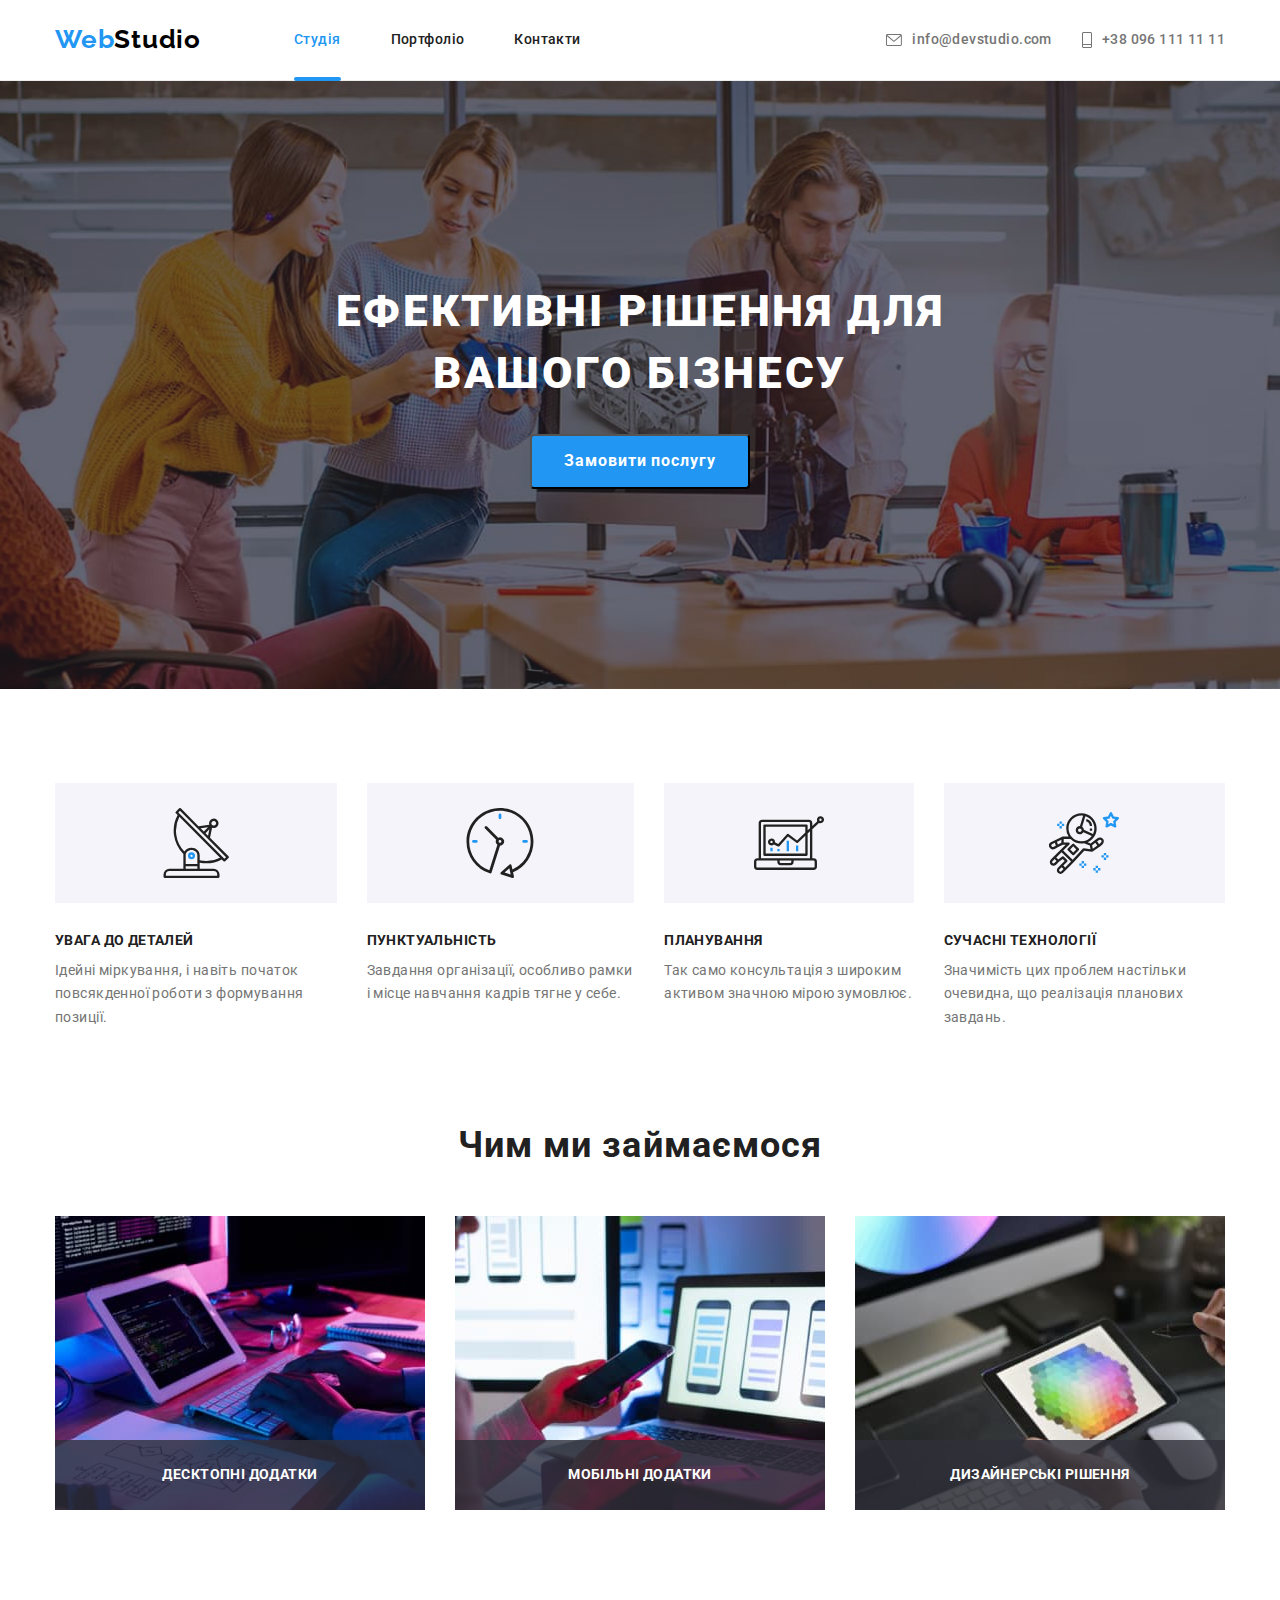
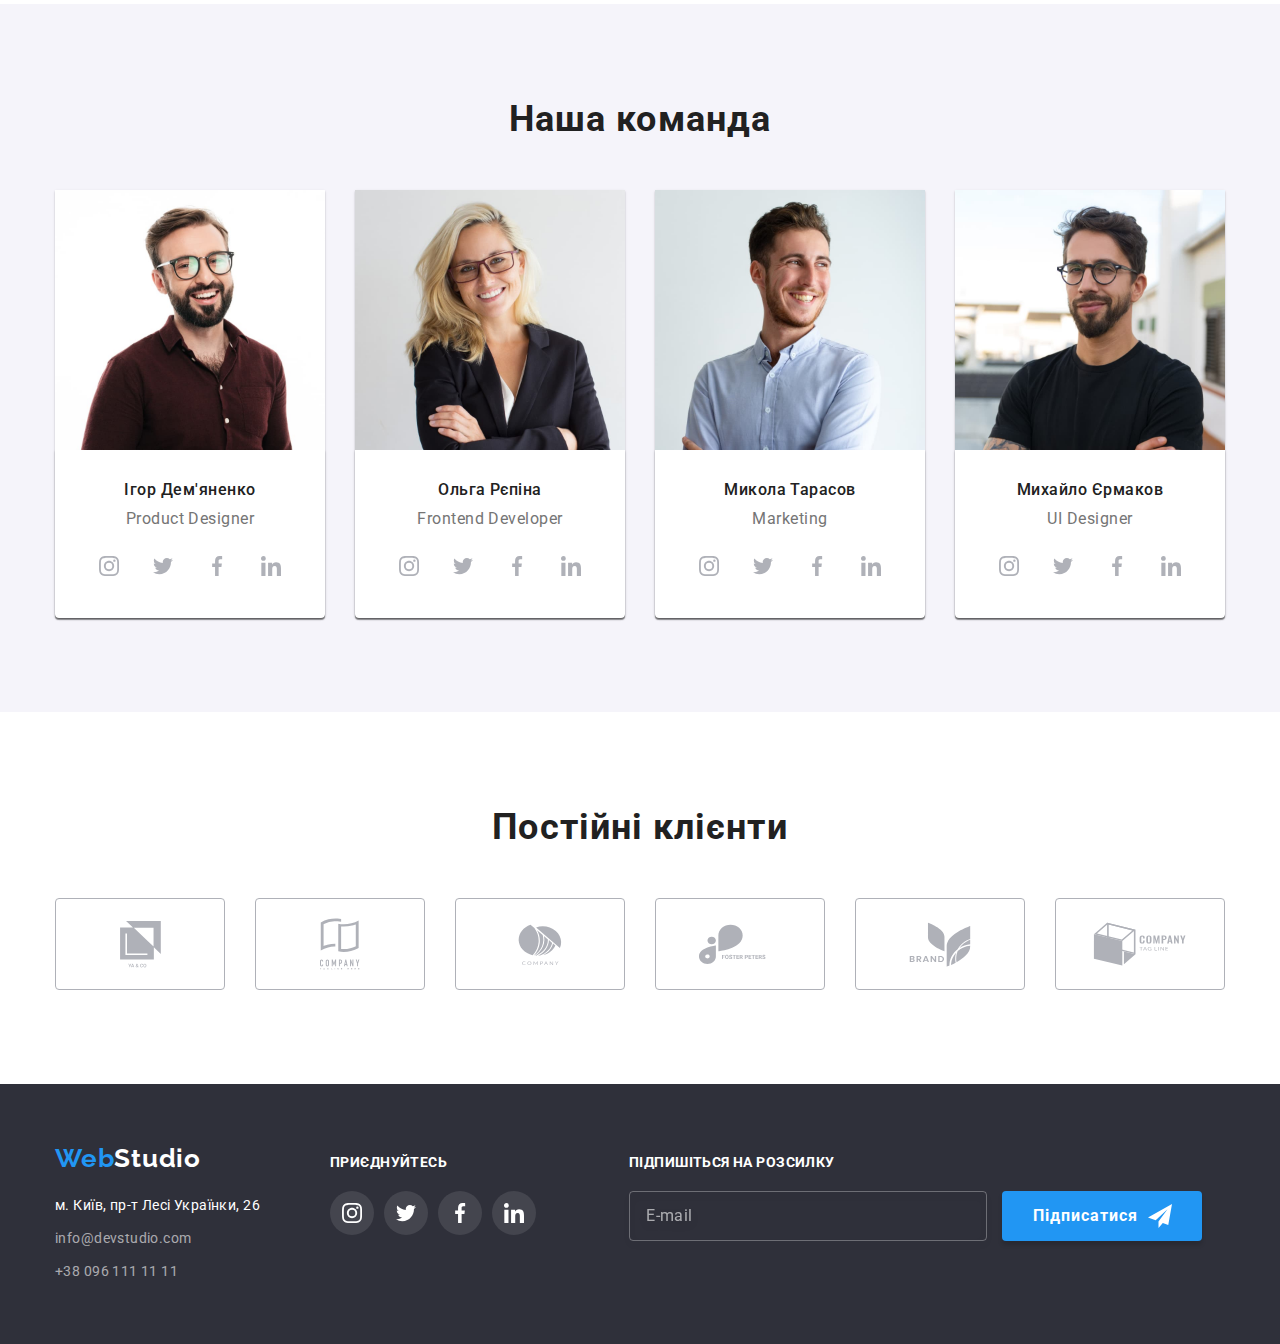
<file: index.html>
<!DOCTYPE html>
<html lang="uk">
  <head>
    <meta charset="UTF-8" />
    <meta http-equiv="X-UA-Compatible" content="IE=edge" />
    <meta name="viewport" content="width=device-width, initial-scale=1.0" />
    <title>Web Studio</title>
    <link rel="preconnect" href="https://fonts.googleapis.com" />
    <link rel="preconnect" href="https://fonts.gstatic.com" crossorigin />
    <link
      href="https://fonts.googleapis.com/css2?family=Raleway:wght@700&family=Roboto:wght@400;500;700;900&display=swap"
      rel="stylesheet"
    />
    <link rel="stylesheet" href="./css/main.min.css" />
  </head>
  <body>
    <!-- Шапка сторінки -->
    <header>
      <!-- Навігація на інші сторінки -->
      <div class="container main-nav">
        <nav class="main-nav">
          <a class="logo" href="./index.html"
            ><span class="logo__content">Web</span>Studio</a
          >
          <ul class="main-nav__list">
            <li class="main-nav__list-item">
              <a
                class="main-nav__list-link main-nav__list-link--active"
                href="./index.html"
                >Студія</a
              >
            </li>
            <li class="main-nav__list-item">
              <a class="main-nav__list-link" href="./portfolio.html"
                >Портфоліо</a
              >
            </li>
            <li class="main-nav__list-item">
              <a class="main-nav__list-link" href="#">Контакти</a>
            </li>
          </ul>
        </nav>
        <!-- Контакти -->
        <ul class="main-nav__contacts">
          <li class="main-nav__contacts-item">
            <a class="main-nav__contacts-link" href="mailto:info@devstudio.com">
              <svg class="main-nav__contacts-icon" height="12" width="16">
                <use href="./images/sprite.svg#icon-envelope"></use>
              </svg>
              info@devstudio.com
            </a>
          </li>
          <li class="main-nav__contacts-item">
            <a class="main-nav__contacts-link" href="tel:+380961111111">
              <svg class="main-nav__contacts-icon" height="16" width="10">
                <use href="./images/sprite.svg#icon-tel"></use>
              </svg>
              +38 096 111 11 11
            </a>
          </li>
        </ul>
      </div>
    </header>
    <!-- Основний контент -->
    <main>
      <!-- Герой -->
      <section class="main-screen">
        <div class="container">
          <h1 class="main-screen__title">
            Ефективні рішення для вашого бізнесу
          </h1>
          <button
            data-modal-open
            type="button"
            class="main-button main-screen__button"
          >
            Замовити послугу
          </button>
        </div>
      </section>
      <!-- Наші особливості -->
      <section class="section our-features">
        <div class="container">
          <h2 class="section-title our-features__title visually-hidden">
            Наші особливості
          </h2>
          <ul class="our-features__list">
            <li class="our-features__list-item">
              <div class="our-features__list-wrapper">
                <svg class="our-features__list-icon" width="70" height="70">
                  <use href="./images/sprite.svg#icon-details"></use>
                </svg>
              </div>
              <h3 class="our-features__item-title">Увага до деталей</h3>
              <p class="our-features__item-text">
                Ідейні міркування, і навіть початок повсякденної роботи з
                формування позиції.
              </p>
            </li>
            <li class="our-features__list-item">
              <div class="our-features__list-wrapper">
                <svg class="our-features__list-icon" width="70" height="70">
                  <use href="./images/sprite.svg#icon-clock"></use>
                </svg>
              </div>
              <h3 class="our-features__item-title">Пунктуальність</h3>
              <p class="our-features__item-text">
                Завдання організації, особливо рамки і місце навчання кадрів
                тягне у себе.
              </p>
            </li>
            <li class="our-features__list-item">
              <div class="our-features__list-wrapper">
                <svg class="our-features__list-icon" width="70" height="70">
                  <use href="./images/sprite.svg#icon-diagram"></use>
                </svg>
              </div>
              <h3 class="our-features__item-title">Планування</h3>
              <p class="our-features__item-text">
                Так само консультація з широким активом значною мірою зумовлює.
              </p>
            </li>
            <li class="our-features__list-item">
              <div class="our-features__list-wrapper">
                <svg class="our-features__list-icon" width="70" height="70">
                  <use href="./images/sprite.svg#icon-astronaut"></use>
                </svg>
              </div>
              <h3 class="our-features__item-title">Сучасні технології</h3>
              <p class="our-features__item-text">
                Значимість цих проблем настільки очевидна, що реалізація
                планових завдань.
              </p>
            </li>
          </ul>
        </div>
      </section>
      <!-- Чим ми займаємося -->
      <section class="section our-service">
        <div class="container">
          <h2 class="section-title our-service__title">Чим ми займаємося</h2>
          <ul class="our-service__list">
            <li class="our-service__list-item">
              <div class="our-service__list-tumb">
                <img
                  src="./images/img.jpg"
                  alt="Десктопні додатки"
                  width="370"
                />
                <p class="our-service__tumb-text">Десктопні додатки</p>
              </div>
            </li>
            <li class="our-service__list-item">
              <div class="our-service__list-tumb">
                <img
                  src="./images/img-2.jpg"
                  alt="Мобільні додатки"
                  width="370"
                />
                <p class="our-service__tumb-text">Мобільні додатки</p>
              </div>
            </li>
            <li class="our-service__list-item">
              <div class="our-service__list-tumb">
                <img
                  src="./images/img-3.jpg"
                  alt="Дизайнерські рішення"
                  width="370"
                />
                <p class="our-service__tumb-text">Дизайнерські рішення</p>
              </div>
            </li>
          </ul>
        </div>
      </section>
      <!-- Наша команда -->
      <section class="section our-team">
        <div class="container">
          <h2 class="section-title our-team__title">Наша команда</h2>
          <ul class="our-team__list">
            <li class="our-team__list-item">
              <img
                class="our-team__list-img"
                src="./images/img-4.jpg"
                alt="Усміхнений мужчина в окулярах"
                width="270"
              />
              <div class="our-team__list-wrapper">
                <h3 class="our-team__list-title">Ігор Дем'яненко</h3>
                <p class="our-team__list-content" lang="en">Product Designer</p>
                <ul class="network-list">
                  <li class="network-list__item">
                    <a class="network-list__link" href="">
                      <svg class="network-list__icon" height="20" width="20">
                        <use href="./images/sprite.svg#icon-instagram"></use>
                      </svg>
                    </a>
                  </li>
                  <li class="network-list__item">
                    <a class="network-list__link" href="">
                      <svg class="network-list__icon" height="20" width="20">
                        <use href="./images/sprite.svg#icon-twitter"></use>
                      </svg>
                    </a>
                  </li>
                  <li class="network-list__item">
                    <a class="network-list__link" href="">
                      <svg class="network-list__icon" height="20" width="20">
                        <use href="./images/sprite.svg#icon-facebook"></use>
                      </svg>
                    </a>
                  </li>
                  <li class="network-list__item">
                    <a class="network-list__link" href="">
                      <svg class="network-list__icon" height="20" width="20">
                        <use href="./images/sprite.svg#icon-linkedin"></use>
                      </svg>
                    </a>
                  </li>
                </ul>
              </div>
            </li>
            <li class="our-team__list-item">
              <img
                class="our-team__list-img"
                src="./images/img-5.jpg"
                alt="Усміхнена дівчина"
                width="270"
              />
              <div class="our-team__list-wrapper">
                <h3 class="our-team__list-title">Ольга Рєпіна</h3>
                <p class="our-team__list-content" lang="en">
                  Frontend Developer
                </p>
                <ul class="network-list network-list--background">
                  <li class="network-list__item">
                    <a class="network-list__link" href="">
                      <svg class="network-list__icon" height="20" width="20">
                        <use href="./images/sprite.svg#icon-instagram"></use>
                      </svg>
                    </a>
                  </li>
                  <li class="network-list__item">
                    <a class="network-list__link" href="">
                      <svg class="network-list__icon" height="20" width="20">
                        <use href="./images/sprite.svg#icon-twitter"></use>
                      </svg>
                    </a>
                  </li>
                  <li class="network-list__item">
                    <a class="network-list__link" href="">
                      <svg class="network-list__icon" height="20" width="20">
                        <use href="./images/sprite.svg#icon-facebook"></use>
                      </svg>
                    </a>
                  </li>
                  <li class="network-list__item">
                    <a class="network-list__link" href="">
                      <svg class="network-list__icon" height="20" width="20">
                        <use href="./images/sprite.svg#icon-linkedin"></use>
                      </svg>
                    </a>
                  </li>
                </ul>
              </div>
            </li>
            <li class="our-team__list-item">
              <img
                class="our-team__list-img"
                src="./images/img-6.jpg"
                alt="Усміхнений хлопець"
                width="270"
              />
              <div class="our-team__list-wrapper">
                <h3 class="our-team__list-title">Микола Тарасов</h3>
                <p class="our-team__list-content" lang="en">Marketing</p>
                <ul class="network-list">
                  <li class="network-list__item">
                    <a class="network-list__link" href="">
                      <svg class="network-list__icon" height="20" width="20">
                        <use href="./images/sprite.svg#icon-instagram"></use>
                      </svg>
                    </a>
                  </li>
                  <li class="network-list__item">
                    <a class="network-list__link" href="">
                      <svg class="network-list__icon" height="20" width="20">
                        <use href="./images/sprite.svg#icon-twitter"></use>
                      </svg>
                    </a>
                  </li>
                  <li class="network-list__item">
                    <a class="network-list__link" href="">
                      <svg class="network-list__icon" height="20" width="20">
                        <use href="./images/sprite.svg#icon-facebook"></use>
                      </svg>
                    </a>
                  </li>
                  <li class="network-list__item">
                    <a class="network-list__link" href="">
                      <svg class="network-list__icon" height="20" width="20">
                        <use href="./images/sprite.svg#icon-linkedin"></use>
                      </svg>
                    </a>
                  </li>
                </ul>
              </div>
            </li>
            <li class="our-team__list-item">
              <img
                class="our-team__list-img"
                src="./images/img-7.jpg"
                alt="Хлопець в окулярах"
                width="270"
              />
              <div class="our-team__list-wrapper">
                <h3 class="our-team__list-title">Михайло Єрмаков</h3>
                <p class="our-team__list-content" lang="en">UI Designer</p>
                <ul class="network-list">
                  <li class="network-list__item">
                    <a class="network-list__link" href="">
                      <svg class="network-list__icon" height="20" width="20">
                        <use href="./images/sprite.svg#icon-instagram"></use>
                      </svg>
                    </a>
                  </li>
                  <li class="network-list__item">
                    <a class="network-list__link" href="">
                      <svg class="network-list__icon" height="20" width="20">
                        <use href="./images/sprite.svg#icon-twitter"></use>
                      </svg>
                    </a>
                  </li>
                  <li class="network-list__item">
                    <a class="network-list__link" href="">
                      <svg class="network-list__icon" height="20" width="20">
                        <use href="./images/sprite.svg#icon-facebook"></use>
                      </svg>
                    </a>
                  </li>
                  <li class="network-list__item">
                    <a class="network-list__link" href="">
                      <svg class="network-list__icon" height="20" width="20">
                        <use href="./images/sprite.svg#icon-linkedin"></use>
                      </svg>
                    </a>
                  </li>
                </ul>
              </div>
            </li>
          </ul>
        </div>
      </section>
      <!-- Постійні клієнти -->
      <section class="section our-customers">
        <div class="container">
          <h2 class="section-title our-customers__title">Постійні клієнти</h2>
          <ul class="our-customers__list">
            <li class="our-customers__list-item">
              <a class="our-customers__list-link" href="">
                <svg class="our-customers__list-icon" width="41" height="46.7">
                  <use href="./images/sprite.svg#icon-company1"></use>
                </svg>
              </a>
            </li>
            <li class="our-customers__list-item">
              <a class="our-customers__list-link" href="">
                <svg class="our-customers__list-icon" width="40" height="52">
                  <use href="./images/sprite.svg#icon-company2"></use>
                </svg>
              </a>
            </li>
            <li class="our-customers__list-item">
              <a class="our-customers__list-link" href="">
                <svg
                  class="our-customers__list-icon"
                  width="43.63"
                  height="41.18"
                >
                  <use href="./images/sprite.svg#icon-company3"></use>
                </svg>
              </a>
            </li>
            <li class="our-customers__list-item">
              <a class="our-customers__list-link" href="">
                <svg
                  class="our-customers__list-icon"
                  width="84.44"
                  height="40.62"
                >
                  <use href="./images/sprite.svg#icon-company4"></use>
                </svg>
              </a>
            </li>
            <li class="our-customers__list-item">
              <a class="our-customers__list-link" href="">
                <svg
                  class="our-customers__list-icon"
                  width="62.54"
                  height="45.43"
                >
                  <use href="./images/sprite.svg#icon-company5"></use>
                </svg>
              </a>
            </li>
            <li class="our-customers__list-item">
              <a class="our-customers__list-link" href="">
                <svg
                  class="our-customers__list-icon"
                  width="93.79"
                  height="43.93"
                >
                  <use href="./images/sprite.svg#icon-company6"></use>
                </svg>
              </a>
            </li>
          </ul>
        </div>
      </section>
    </main>
    <!-- Футер -->
    <footer class="footer">
      <div class="container footer__nav">
        <div>
          <a class="logo logo--color" href="./index.html"
            ><span class="logo__content">Web</span>Studio</a
          >
          <!-- адреса -->
          <address class="footer__adress">
            <ul class="footer__adress-list">
              <li class="footer__adress-item">
                <a
                  class="footer__adress-content"
                  href="https://goo.gl/maps/bKzN3VFKRx83bwKXA"
                  target="_blank"
                  rel="noopener noreferrer nofollow"
                  >м. Київ, пр-т Лесі Українки, 26</a
                >
              </li>
              <li class="footer__adress-item">
                <a class="footer__adress-link" href="mailto:info@devstudio.com"
                  >info@devstudio.com</a
                >
              </li>
              <li class="footer__adress-item">
                <a class="footer__adress-link" href="tel:+380961111111"
                  >+38 096 111 11 11</a
                >
              </li>
            </ul>
          </address>
        </div>
        <!-- соціальні мережі -->
        <div class="footer__network">
          <p class="footer__network-title">приєднуйтесь</p>
          <ul class="network-list footer__network-list">
            <li>
              <a class="network-list__link network-list__link--color" href="">
                <svg class="network-list__icon" height="20" width="20">
                  <use href="./images/sprite.svg#icon-instagram"></use>
                </svg>
              </a>
            </li>
            <li>
              <a class="network-list__link network-list__link--color" href="">
                <svg class="network-list__icon" height="20" width="20">
                  <use href="./images/sprite.svg#icon-twitter"></use>
                </svg>
              </a>
            </li>
            <li>
              <a class="network-list__link network-list__link--color" href="">
                <svg class="network-list__icon" height="20" width="20">
                  <use href="./images/sprite.svg#icon-facebook"></use>
                </svg>
              </a>
            </li>
            <li>
              <a class="network-list__link network-list__link--color" href="">
                <svg class="network-list__icon" height="20" width="20">
                  <use href="./images/sprite.svg#icon-linkedin"></use>
                </svg>
              </a>
            </li>
          </ul>
        </div>
        <!-- форма підписатися -->
        <div class="footer__form">
          <p class="footer__network-title">Підпишіться на розсилку</p>
          <form>
            <label class="footer__form-label"
              ><input
                class="footer__form-input"
                type="email"
                name="sign-up"
                placeholder="E-mail"
            /></label>
            <button class="main-button footer__form-btn" type="submit">
              Підписатися
              <svg class="footer__form-icon" width="24" height="24">
                <use href="./images/sprite.svg#icon-send"></use>
              </svg>
            </button>
          </form>
        </div>
      </div>
    </footer>
    <!-- модалка -->
    <div class="modal is-hidden" data-modal>
      <div class="modal__backdrop">
        <button class="modal__close-btn" type="button" data-modal-close>
          <svg class="modal__close-btn-icon" height="18" width="18">
            <use href="./images/sprite.svg#icon-close"></use>
          </svg>
        </button>
        <p class="modal__title">Залиште свої дані, ми вам передзвонимо</p>
        <!-- форма -->
        <form class="modal__form">
          <label class="modal__form-label">
            <span class="modal__form-text">Ім'я</span>
            <input class="modal__form-input" type="text" name="user-name" />
            <svg class="modal__form-icon" width="18" height="18">
              <use href="./images/sprite.svg#icon-person"></use>
            </svg>
          </label>
          <label class="modal__form-label"
            ><span class="modal__form-text">Телефон</span>
            <input class="modal__form-input" type="tel" name="user-tel" />
            <svg class="modal__form-icon" width="18" height="18">
              <use href="./images/sprite.svg#icon-phone"></use>
            </svg>
          </label>
          <label class="modal__form-label"
            ><span class="modal__form-text">Пошта</span>
            <input class="modal__form-input" type="email" name="user-mail" />
            <svg class="modal__form-icon" width="18" height="18">
              <use href="./images/sprite.svg#icon-email"></use>
            </svg>
          </label>
          <label class="modal__form-comment">
            <span class="modal__form-text">Коментар</span>
            <textarea
              class="modal__comment-area"
              name="comment"
              cols="30"
              rows="10"
              placeholder="Введіть текст"
            ></textarea>
          </label>
          <!-- чекбокс -->
          <input
            class="modal__checkbox"
            type="checkbox"
            name="checkbox"
            id="checkbox"
          />
          <label class="modal__checkbox-label" for="checkbox">
            <span class="modal__checkbox-new">
              <svg class="modal__checkbox-icon" width="16" height="15">
                <use href="./images/sprite.svg#icon-check"></use>
              </svg>
            </span>
            <span class="modal__checkbox-text">
              Погоджуюся з розсилкою та приймаю
              <a class="modal__checkbox-link" href="">Умови договору</a>
            </span>
          </label>
          <button class="main-button modal__checkbox-btn" type="submit">
            Підписатися
          </button>
        </form>
      </div>
    </div>
    <script src="./js/modal.js"></script>
  </body>
</html>
</file>
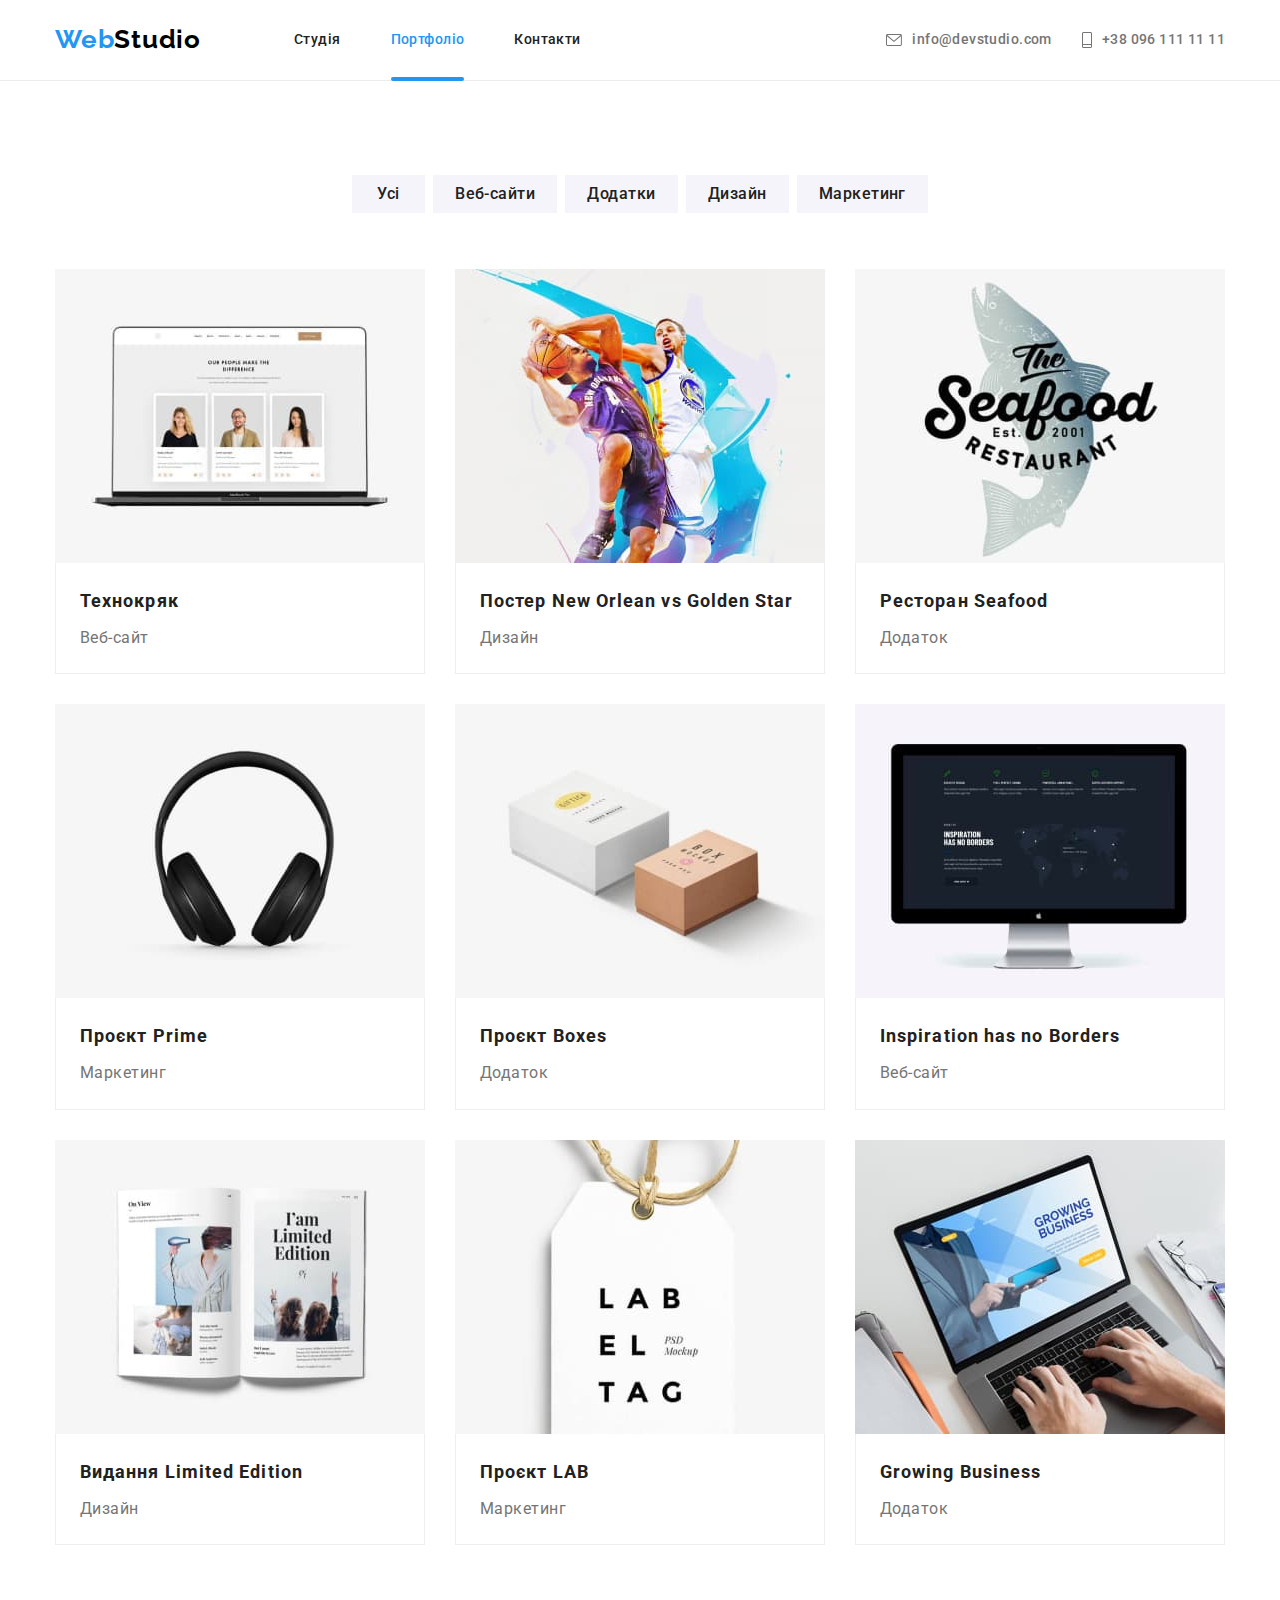
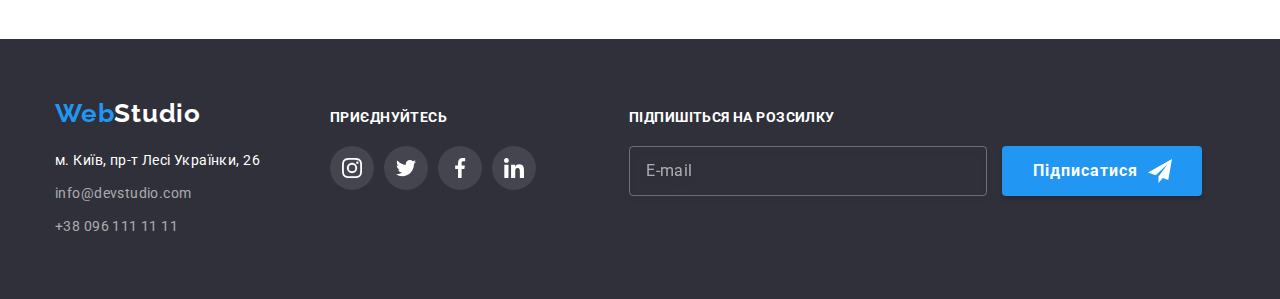
<file: portfolio.html>
<!DOCTYPE html>
<html lang="uk">
  <head>
    <meta charset="UTF-8" />
    <meta http-equiv="X-UA-Compatible" content="IE=edge" />
    <meta name="viewport" content="width=device-width, initial-scale=1.0" />
    <title>Web Studio</title>
    <link rel="preconnect" href="https://fonts.googleapis.com" />
    <link rel="preconnect" href="https://fonts.gstatic.com" crossorigin />
    <link
      href="https://fonts.googleapis.com/css2?family=Raleway:wght@700&family=Roboto:wght@400;500;700;900&display=swap"
      rel="stylesheet"
    />
    <link
      rel="stylesheet"
      href="https://cdnjs.cloudflare.com/ajax/libs/modern-normalize/1.1.0/modern-normalize.min.css"
    />
    <link rel="stylesheet" href="./css/main.min.css" />
  </head>
  <body>
    <!-- Шапка сторінки -->
    <header>
      <!-- Навігація на інші сторінки -->
      <div class="container main-nav">
        <nav class="main-nav">
          <a class="logo" href="./index.html"
            ><span class="logo__content">Web</span>Studio</a
          >
          <ul class="main-nav__list">
            <li class="main-nav__list-item">
              <a class="main-nav__list-link" href="./index.html">Студія</a>
            </li>
            <li class="main-nav__list-item">
              <a
                class="main-nav__list-link main-nav__list-link--active"
                href="./portfolio.html"
                >Портфоліо</a
              >
            </li>
            <li class="main-nav__list-item">
              <a class="main-nav__list-link" href="#">Контакти</a>
            </li>
          </ul>
        </nav>
        <!-- Контакти -->
        <ul class="main-nav__contacts">
          <li class="main-nav__contacts-item">
            <a class="main-nav__contacts-link" href="mailto:info@devstudio.com">
              <svg class="main-nav__contacts-icon" height="12" width="16">
                <use href="./images/sprite.svg#icon-envelope"></use>
              </svg>
              info@devstudio.com
            </a>
          </li>
          <li class="main-nav__contacts-item">
            <a class="main-nav__contacts-link" href="tel:+380961111111">
              <svg class="main-nav__contacts-icon" height="16" width="10">
                <use href="./images/sprite.svg#icon-tel"></use>
              </svg>
              +38 096 111 11 11
            </a>
          </li>
        </ul>
      </div>
    </header>
    <!--  Основний контент -->
    <main>
      <section class="section our-portfolio">
        <div class="container">
          <!-- заголовок -->
          <h1 class="visually-hidden">Портфоліо</h1>
          <!-- кнопки-фільтри -->
          <ul class="our-portfolio__filter-list">
            <li class="our-portfolio__filter-item">
              <button class="our-portfolio__filter-btn current" type="button">
                Усі
              </button>
            </li>
            <li class="our-portfolio__filter-item">
              <button class="our-portfolio__filter-btn" type="button">
                Веб-сайти
              </button>
            </li>
            <li class="our-portfolio__filter-item">
              <button class="our-portfolio__filter-btn" type="button">
                Додатки
              </button>
            </li>
            <li class="our-portfolio__filter-item">
              <button class="our-portfolio__filter-btn" type="button">
                Дизайн
              </button>
            </li>
            <li class="our-portfolio__filter-item">
              <button class="our-portfolio__filter-btn" type="button">
                Маркетинг
              </button>
            </li>
          </ul>
          <!-- картки портфоліо -->
          <ul class="our-portfolio__list">
            <li class="our-portfolio__list-item">
              <a class="our-portfolio__list-link" href="">
                <div class="our-portfolio__project">
                  <img
                    class="our-portfolio__project-item"
                    src="./images/img-8(1).jpg"
                    alt="Група людей"
                    width="370"
                  />
                  <p class="our-portfolio__project-overlay">
                    Ресурс пропонує комплексні пропозиції з різним рівнем
                    функціоналу та сервісів. Все це дозволить відвідувачу
                    отримати вичерпні відомості про компанію чи приватну особу.
                  </p>
                </div>
                <div class="our-portfolio__project-card">
                  <h2 class="our-portfolio__project-title">Технокряк</h2>
                  <p class="our-portfolio__project-text">Веб-сайт</p>
                </div>
              </a>
            </li>
            <li class="our-portfolio__list-item">
              <a class="our-portfolio__list-link" href="">
                <div class="our-portfolio__project">
                  <img
                    class="our-portfolio__project-item"
                    src="./images/img-8.jpg"
                    alt="Баскетболісти"
                    width="370"
                  />
                  <p class="our-portfolio__project-overlay">
                    Ресурс пропонує комплексні пропозиції з різним рівнем
                    функціоналу та сервісів. Все це дозволить відвідувачу
                    отримати вичерпні відомості про компанію чи приватну особу.
                  </p>
                </div>
                <div class="our-portfolio__project-card">
                  <h2 class="our-portfolio__project-title">
                    Постер New Orlean vs Golden Star
                  </h2>
                  <p class="our-portfolio__project-text">Дизайн</p>
                </div>
              </a>
            </li>
            <li class="our-portfolio__list-item">
              <a class="our-portfolio__list-link" href="">
                <div class="our-portfolio__project">
                  <img
                    class="our-portfolio__project-item"
                    src="./images/img-9.jpg"
                    alt="Лого ресторану"
                    width="370"
                  />
                  <p class="our-portfolio__project-overlay">
                    Ресурс пропонує комплексні пропозиції з різним рівнем
                    функціоналу та сервісів. Все це дозволить відвідувачу
                    отримати вичерпні відомості про компанію чи приватну особу.
                  </p>
                </div>
                <div class="our-portfolio__project-card">
                  <h2 class="our-portfolio__project-title">Ресторан Seafood</h2>
                  <p class="our-portfolio__project-text">Додаток</p>
                </div>
              </a>
            </li>
            <li class="our-portfolio__list-item">
              <a class="our-portfolio__list-link" href="">
                <div class="our-portfolio__project">
                  <img
                    class="our-portfolio__project-item"
                    src="./images/img-10.jpg"
                    alt="Навушники"
                    width="370"
                  />
                  <p class="our-portfolio__project-overlay">
                    Ресурс пропонує комплексні пропозиції з різним рівнем
                    функціоналу та сервісів. Все це дозволить відвідувачу
                    отримати вичерпні відомості про компанію чи приватну особу.
                  </p>
                </div>
                <div class="our-portfolio__project-card">
                  <h2 class="our-portfolio__project-title">Проєкт Prime</h2>
                  <p class="our-portfolio__project-text">Маркетинг</p>
                </div>
              </a>
            </li>
            <li class="our-portfolio__list-item">
              <a class="our-portfolio__list-link" href="">
                <div class="our-portfolio__project">
                  <img
                    class="our-portfolio__project-item"
                    src="./images/img-11.jpg"
                    alt="Коробки"
                    width="370"
                  />
                  <p class="our-portfolio__project-overlay">
                    Ресурс пропонує комплексні пропозиції з різним рівнем
                    функціоналу та сервісів. Все це дозволить відвідувачу
                    отримати вичерпні відомості про компанію чи приватну особу.
                  </p>
                </div>
                <div class="our-portfolio__project-card">
                  <h2 class="our-portfolio__project-title">Проєкт Boxes</h2>
                  <p class="our-portfolio__project-text">Додаток</p>
                </div>
              </a>
            </li>
            <li class="our-portfolio__list-item">
              <a class="our-portfolio__list-link" href="">
                <div class="our-portfolio__project">
                  <img
                    class="our-portfolio__project-item"
                    src="./images/img-12.jpg"
                    alt="Монітор"
                    width="370"
                  />
                  <p class="our-portfolio__project-overlay">
                    Ресурс пропонує комплексні пропозиції з різним рівнем
                    функціоналу та сервісів. Все це дозволить відвідувачу
                    отримати вичерпні відомості про компанію чи приватну особу.
                  </p>
                </div>
                <div class="our-portfolio__project-card">
                  <h2 class="our-portfolio__project-title" lang="en">
                    Inspiration has no Borders
                  </h2>
                  <p class="our-portfolio__project-text">Веб-сайт</p>
                </div>
              </a>
            </li>
            <li class="our-portfolio__list-item">
              <a class="our-portfolio__list-link" href="">
                <div class="our-portfolio__project">
                  <img
                    class="our-portfolio__project-item"
                    src="./images/img-13.jpg"
                    alt="Журнал"
                    width="370"
                  />
                  <p class="our-portfolio__project-overlay">
                    Ресурс пропонує комплексні пропозиції з різним рівнем
                    функціоналу та сервісів. Все це дозволить відвідувачу
                    отримати вичерпні відомості про компанію чи приватну особу.
                  </p>
                </div>
                <div class="our-portfolio__project-card">
                  <h2 class="our-portfolio__project-title">
                    Видання Limited Edition
                  </h2>
                  <p class="our-portfolio__project-text">Дизайн</p>
                </div>
              </a>
            </li>
            <li class="our-portfolio__list-item">
              <a class="our-portfolio__list-link" href="">
                <div class="our-portfolio__project">
                  <img
                    class="our-portfolio__project-item"
                    src="./images/img-14.jpg"
                    alt="Бірка"
                    width="370"
                  />
                  <p class="our-portfolio__project-overlay">
                    Ресурс пропонує комплексні пропозиції з різним рівнем
                    функціоналу та сервісів. Все це дозволить відвідувачу
                    отримати вичерпні відомості про компанію чи приватну особу.
                  </p>
                </div>
                <div class="our-portfolio__project-card">
                  <h2 class="our-portfolio__project-title">Проєкт LAB</h2>
                  <p class="our-portfolio__project-text">Маркетинг</p>
                </div>
              </a>
            </li>
            <li class="our-portfolio__list-item">
              <a class="our-portfolio__list-link" href="">
                <div class="our-portfolio__project">
                  <img
                    class="our-portfolio__project-item"
                    src="./images/img-15.jpg"
                    alt="Ноутбук"
                    width="370"
                  />
                  <p class="our-portfolio__project-overlay">
                    Ресурс пропонує комплексні пропозиції з різним рівнем
                    функціоналу та сервісів. Все це дозволить відвідувачу
                    отримати вичерпні відомості про компанію чи приватну особу.
                  </p>
                </div>
                <div class="our-portfolio__project-card">
                  <h2 class="our-portfolio__project-title" lang="en">
                    Growing Business
                  </h2>
                  <p class="our-portfolio__project-text">Додаток</p>
                </div>
              </a>
            </li>
          </ul>
        </div>
      </section>
    </main>
    <!-- Футер -->
    <footer class="footer">
      <div class="container footer__nav">
        <div>
          <a class="logo logo--color" href="./index.html"
            ><span class="logo__content">Web</span>Studio</a
          >
          <!-- адреса -->
          <address class="footer__adress">
            <ul class="footer__adress-list">
              <li class="footer__adress-item">
                <a
                  class="footer__adress-content"
                  href="https://goo.gl/maps/bKzN3VFKRx83bwKXA"
                  target="_blank"
                  rel="noopener noreferrer nofollow"
                  >м. Київ, пр-т Лесі Українки, 26</a
                >
              </li>
              <li class="footer__adress-item">
                <a class="footer__adress-link" href="mailto:info@devstudio.com"
                  >info@devstudio.com</a
                >
              </li>
              <li class="footer__adress-item">
                <a class="footer__adress-link" href="tel:+380961111111"
                  >+38 096 111 11 11</a
                >
              </li>
            </ul>
          </address>
        </div>
        <!-- соціальні мережі -->
        <div class="footer__network">
          <p class="footer__network-title">приєднуйтесь</p>
          <ul class="network-list footer__network-list">
            <li>
              <a class="network-list__link network-list__link--color" href="">
                <svg class="network-list__icon" height="20" width="20">
                  <use href="./images/sprite.svg#icon-instagram"></use>
                </svg>
              </a>
            </li>
            <li>
              <a class="network-list__link network-list__link--color" href="">
                <svg class="network-list__icon" height="20" width="20">
                  <use href="./images/sprite.svg#icon-twitter"></use>
                </svg>
              </a>
            </li>
            <li>
              <a class="network-list__link network-list__link--color" href="">
                <svg class="network-list__icon" height="20" width="20">
                  <use href="./images/sprite.svg#icon-facebook"></use>
                </svg>
              </a>
            </li>
            <li>
              <a class="network-list__link network-list__link--color" href="">
                <svg class="network-list__icon" height="20" width="20">
                  <use href="./images/sprite.svg#icon-linkedin"></use>
                </svg>
              </a>
            </li>
          </ul>
        </div>
        <!-- форма підписатися -->
        <div class="footer__form">
          <p class="footer__network-title">Підпишіться на розсилку</p>
          <form>
            <label class="footer__form-label"
              ><input
                class="footer__form-input"
                type="email"
                name="sign-up"
                placeholder="E-mail"
            /></label>
            <button class="main-button footer__form-btn" type="submit">
              Підписатися
              <svg class="footer__form-icon" width="24" height="24">
                <use href="./images/sprite.svg#icon-send"></use>
              </svg>
            </button>
          </form>
        </div>
      </div>
    </footer>
  </body>
</html>
</file>
<file: css/main.min.css>
/*! modern-normalize v1.1.0 | MIT License | https://github.com/sindresorhus/modern-normalize */*,::before,::after{box-sizing:border-box}html{line-height:1.15;-webkit-text-size-adjust:100%;-moz-tab-size:4;tab-size:4}body{margin:0;font-family:system-ui,-apple-system,"Segoe UI",Roboto,Helvetica,Arial,sans-serif,"Apple Color Emoji","Segoe UI Emoji"}hr{height:0;color:inherit}abbr[title]{text-decoration:underline dotted}b,strong{font-weight:bolder}code,kbd,samp,pre{font-family:ui-monospace,SFMono-Regular,Consolas,"Liberation Mono",Menlo,monospace;font-size:1em}small{font-size:80%}sub,sup{font-size:75%;line-height:0;position:relative;vertical-align:baseline}sub{bottom:-0.25em}sup{top:-0.5em}table{text-indent:0;border-color:inherit}button,input,optgroup,select,textarea{font-family:inherit;font-size:100%;line-height:1.15;margin:0}button,select{text-transform:none}button,[type=button],[type=reset],[type=submit]{-webkit-appearance:button}::-moz-focus-inner{border-style:none;padding:0}:-moz-focusring{outline:1px dotted ButtonText}:-moz-ui-invalid{box-shadow:none}legend{padding:0}progress{vertical-align:baseline}::-webkit-inner-spin-button,::-webkit-outer-spin-button{height:auto}[type=search]{-webkit-appearance:textfield;outline-offset:-2px}::-webkit-search-decoration{-webkit-appearance:none}::-webkit-file-upload-button{-webkit-appearance:button;font:inherit}summary{display:list-item}body{background-color:#fff;color:#757575;font-family:roboto,sans-serif;letter-spacing:.03em;font-size:14px}h1,h2,h3,p,ul{margin-top:0;margin-bottom:0}img,svg{display:block}.container{margin:0 auto;padding:0 15px;width:1200px}ul{list-style:none;padding-inline-start:0}.visually-hidden{position:absolute;white-space:nowrap;width:1px;height:1px;overflow:hidden;border:0;padding:0;clip:rect(0 0 0 0);clip-path:inset(50%);margin:-1px}header{border-bottom:1px solid #ececec}.section{padding-top:94px;padding-bottom:94px}.section-title{color:#212121;font-weight:700;font-size:36px;line-height:1.17;letter-spacing:.03em;text-align:center}.main-button{display:inline-block;border-radius:4px;text-align:center;color:#fff;background-color:#2196f3;font-family:inherit;font-weight:700;font-size:16px;line-height:1.9;letter-spacing:.03em;cursor:pointer}.logo{color:#000;font-family:Raleway,sans-serif;font-weight:700;font-size:26px;line-height:1.14;letter-spacing:.03em;text-decoration:none}.logo__content{color:#2196f3;font-family:Raleway,sans-serif}.logo--color{display:block;margin-bottom:20px;color:#fff}.main-nav{display:flex;align-items:center;justify-content:center}.main-nav__list{display:flex;gap:50px;margin-left:93px}.main-nav__list-item{position:relative}.main-nav__list-link--active::after{content:"";position:absolute;left:0;bottom:-1px;width:100%;height:4px;border-radius:2px;background-color:#2196f3}.main-nav__list-link{display:block;padding-top:32px;padding-bottom:32px;color:#212121;letter-spacing:.02em;font-weight:500;font-size:14px;line-height:1.14;letter-spacing:.03em;text-decoration:none;transition:color 250ms cubic-bezier(0.4, 0, 0.2, 1)}.main-nav__list-link:hover,.main-nav__list-link_:focus{color:#2196f3}.main-nav__list-link--active{color:#2196f3}.main-nav__contacts{display:flex;gap:30px;margin-left:auto}.main-nav__contacts-icon{margin-right:10px}.main-nav__contacts-link{display:flex;align-items:center;justify-content:center;padding-top:32px;padding-bottom:32px;color:#757575;fill:#757575;font-weight:500;font-size:14px;line-height:1.14;letter-spacing:.02;text-decoration:none;transition:color 250ms cubic-bezier(0.4, 0, 0.2, 1),fill 250ms cubic-bezier(0.4, 0, 0.2, 1)}.main-nav__contacts-link:hover,.main-nav__contacts-link:focus{color:#2196f3;fill:currentColor}.main-screen{max-width:1600px;margin:0 auto;padding-top:200px;padding-bottom:200px;background-color:#2f303a;background-image:linear-gradient(to right, rgba(47, 48, 58, 0.4), rgba(47, 48, 58, 0.4)),url(../images/img-hero.jpg);background-position:center;background-size:cover;text-align:center}.main-screen__title{width:696px;margin:0 auto;margin-bottom:30px;color:#fff;font-style:normal;font-weight:900;font-size:44px;line-height:1.4;letter-spacing:.06em;text-transform:uppercase}.main-screen__button{padding:10px 32px;min-width:216px;color:#fff;background-color:#2196f3;font-weight:700;font-size:16px;line-height:1.9;letter-spacing:.06em;cursor:pointer;transition:color 250ms cubic-bezier(0.4, 0, 0.2, 1),background-color 250ms cubic-bezier(0.4, 0, 0.2, 1)}.main-screen__button:hover,.main-screen__button:focus{color:#fff;background-color:#188ce8}.our-features__list{display:flex;gap:30px}.our-features__list-item{gap:30px}.our-features__list-wrapper{display:flex;align-items:center;justify-content:center;margin-bottom:30px;height:120px;background-color:#f5f4fa}.our-features__item-title{margin-bottom:10px;color:#212121;font-weight:700;font-size:14px;line-height:1.14;letter-spacing:.03em;text-transform:uppercase}.our-features__item-text{line-height:1.7}.our-service{padding-top:0}.our-service__title{margin-bottom:50px}.our-service__list{display:flex;gap:30px}.our-service__list-tumb{position:relative}.our-service__tumb-text{position:absolute;left:0;bottom:0;width:100%;height:70px;padding:27px 0;background-color:rgba(47,48,58,.8);color:#fff;font-weight:700;font-size:14px;line-height:1.14;letter-spacing:.03em;text-align:center;text-transform:uppercase}.our-team{background-color:#f5f4fa}.our-team__title{margin-bottom:50px}.our-team__list{display:flex;gap:30px}.our-team__list-item{background-color:#fff;border-bottom-left-radius:4px;border-bottom-right-radius:4px;box-shadow:0px 1px 3px rgba(0,0,0,.12),0px 1px 1px rgba(0,0,0,.14),0px 2px 1px rgba(0,0,0,.2)}.our-team__list-wrapper{border-bottom-left-radius:4px;border-bottom-right-radius:4px;box-shadow:0px 1px 3px rgba(0,0,0,.12),0px 1px 1px rgba(0,0,0,.14),0px 2px 1px rgba(0,0,0,.2);padding-top:30px;padding-bottom:30px}.our-team__list-title{margin-bottom:10px;color:#212121;font-weight:500;font-size:16px;line-height:1.19;letter-spacing:.03em;text-align:center}.our-team__list-content{font-weight:400;font-size:16px;line-height:1.19;letter-spacing:.03em;text-align:center;margin-bottom:16px}.network-list{display:flex;gap:10px;margin:0 32px;align-items:center}.network-list__link{display:flex;align-items:center;justify-content:center;border-radius:50%;height:44px;width:44px;fill:#afb1b8;color:#fff;transition:background-color 250ms cubic-bezier(0.4, 0, 0.2, 1),fill 250ms cubic-bezier(0.4, 0, 0.2, 1)}.network-list__link:hover,.network-list__link:focus{background-color:#2196f3;fill:currentColor}.network-list__link--color{background-color:rgba(255,255,255,.1);fill:#fff}.our-customers__title{margin-bottom:50px}.our-customers__list{display:flex;gap:30px}.our-customers__list-link{display:flex;align-items:center;justify-content:center;border-radius:4px;height:92px;width:170px;border:1px solid #afb1b8;fill:#afb1b8;color:#2196f3;cursor:pointer;transition:fill 250ms cubic-bezier(0.4, 0, 0.2, 1),border 250ms cubic-bezier(0.4, 0, 0.2, 1)}.our-customers__list-link:hover,.our-customers__list-link:focus{fill:currentColor;border:1px solid currentColor}.our-portfolio__filter-list{display:flex;gap:8px;justify-content:center;margin-bottom:56px}.our-portfolio__filter-btn{padding:6px 22px;min-width:73px;color:#212121;background-color:#f5f4fa;font-weight:500;font-size:16px;line-height:1.63;letter-spacing:.03em;cursor:pointer;border:none;transition:color 250ms cubic-bezier(0.4, 0, 0.2, 1),background-color 250ms cubic-bezier(0.4, 0, 0.2, 1),box-shadow 250ms cubic-bezier(0.4, 0, 0.2, 1)}.our-portfolio__filter-btn:hover,.our-portfolio__filter-btn:focus{color:#fff;background-color:#2196f3;box-shadow:0px 3px 1px rgba(0,0,0,.1),0px 1px 2px rgba(0,0,0,.08),0px 2px 2px rgba(0,0,0,.12)}.our-portfolio__list{display:flex;gap:30px;flex-wrap:wrap}.our-portfolio__list-link{display:block;text-decoration:none;transition:box-shadow 250ms cubic-bezier(0.4, 0, 0.2, 1)}.our-portfolio__list-link:hover,.our-portfolio__list-link:focus{box-shadow:0px 1px 1px rgba(0,0,0,.12),0px 4px 4px rgba(0,0,0,.06),1px 4px 6px rgba(0,0,0,.16)}.our-portfolio__list-link:hover .our-portfolio__project-overlay{transform:translatey(0)}.our-portfolio__project{position:relative;overflow:hidden}.our-portfolio__project-overlay{position:absolute;bottom:0;left:0;width:100%;height:100%;padding:63px 24px;color:#fff;background-color:#2196f3;opacity:.9;font-weight:400;font-size:18px;line-height:1.6;letter-spacing:.03em;transform:translatey(100%);transition:transform 250ms cubic-bezier(0.4, 0, 0.2, 1)}.our-portfolio__project-card{border:1px solid #eee;border-top:none;padding:20px 24px}.our-portfolio__project-title{margin-bottom:4px;color:#212121;font-weight:700;font-size:18px;line-height:2;letter-spacing:.06em}.our-portfolio__project-text{color:#757575;font-weight:400;font-size:16px;line-height:1.9;letter-spacing:.03em}.footer{padding-top:60px;padding-bottom:60px;background-color:#2f303a}.footer__nav{display:flex;align-items:baseline}.footer__adress-list{display:flex;gap:9px;flex-direction:column;font-style:normal}.footer__adress-content{color:#fff;font-weight:400;font-size:14px;line-height:1.71;letter-spacing:.03em;text-decoration:none}.footer__adress-link{color:rgba(255,255,255,.6);font-weight:400;font-size:14px;line-height:1.71;letter-spacing:.03em;text-decoration:none;transition:color 250ms cubic-bezier(0.4, 0, 0.2, 1)}.footer__adress-link:hover,.footer__adress-link:focus{color:#2196f3}.footer__network{margin-left:70px;width:206px}.footer__network-title{margin-bottom:20px;font-weight:700;font-size:14px;line-height:1.14;letter-spacing:.03em;text-transform:uppercase;color:#fff}.footer__network-list{display:flex;align-items:center;justify-content:space-between;margin:0}.footer__form{display:flex;flex-direction:column;margin-left:93px}.footer__form-input{width:358px;height:50px;padding-left:16px;color:#fff;background-color:rgba(0,0,0,0);border:1px solid rgba(255,255,255,.3);filter:drop-shadow(0px 4px 4px rgba(0, 0, 0, 0.15));border-radius:4px;outline:none}.footer__form-input:focus{border:1px solid #2196f3}.footer__form-input::placeholder{font-weight:400;font-size:16px;line-height:1.25;letter-spacing:.03em;color:rgba(255,255,255,.6)}.footer__form-btn{display:inline-flex;align-items:center;justify-content:center;padding:10px 28px;margin-left:12px;height:50px;width:200px;border:none;box-shadow:0px 4px 4px rgba(0,0,0,.15);letter-spacing:.06em;text-align:center}.footer__form-icon{fill:currentColor;margin-left:10px}.modal{position:fixed;top:0;left:0;width:100%;height:100vh;opacity:1;background-color:rgba(0,0,0,.2);z-index:1;transition:opacity 250ms cubic-bezier(0.4, 0, 0.2, 1)}.modal.is-hidden{opacity:0;pointer-events:none}.modal__backdrop{position:absolute;top:50%;left:50%;Width:528px;Height:581px;padding:40px;background-color:#fff;box-shadow:0px 1px 3px rgba(0,0,0,.12),0px 1px 1px rgba(0,0,0,.14),0px 2px 1px rgba(0,0,0,.2);border-radius:4px;opacity:1;transform:scale(1) translate(-50%, -50%);transition:transform 250ms cubic-bezier(0.4, 0, 0.2, 1)}.modal.is-hidden .modal__backdrop{transform:scale(0.8) translate(-50%, -50%);transition:transform 250ms cubic-bezier(0.4, 0, 0.2, 1)}.modal__close-btn{position:absolute;top:8px;right:8px;display:flex;align-items:center;justify-content:center;height:30px;width:30px;border-radius:50%;border:1px solid rgba(0,0,0,.1);fill:#000;background-color:#fff;cursor:pointer}.modal__close-btn-icon:hover,.modal__close-btn-icon:focus{fill:#2196f3;transition:fill 250ms cubic-bezier(0.4, 0, 0.2, 1)}.modal__title{margin-bottom:12px;font-weight:700;font-size:20px;line-height:1.15;letter-spacing:.03em;text-align:center;color:#212121}.modal__form-label{position:relative;display:flex;flex-direction:column;margin-bottom:10px;color:#757575;font-weight:400;font-size:12px;line-height:1.17;letter-spacing:.01em}.modal__form-text{margin-bottom:4px}.modal__form-input{position:relative;height:40px;padding-left:35px;border:1px solid rgba(33,33,33,.2);border-radius:4px;outline:none}.modal__form-input:hover+.modal__form-icon,.modal__form-input:focus+.modal__form-icon{fill:#2196f3;transition:fill 250ms cubic-bezier(0.4, 0, 0.2, 1)}.modal__form-icon{position:absolute;left:12px;bottom:11px;fill:#212121}.modal__form-comment{display:flex;flex-direction:column;color:#757575;font-weight:400;font-size:12px;line-height:1.16;letter-spacing:.01em;margin-bottom:20px}.modal__comment-area{resize:none;height:120px;padding:12px 16px;border:1px solid rgba(33,33,33,.2);border-radius:4px;outline:none}.modal__comment-area::placeholder{color:rgba(117,117,117,.5)}.modal__form-input:hover,.modal__form-input:focus,.modal__comment-area:hover,.modal__comment-area:focus{border:1px solid #2196f3;transition:border 250ms cubic-bezier(0.4, 0, 0.2, 1)}.modal__checkbox{position:absolute;opacity:0;z-index:-1}.modal__checkbox:checked+.modal__checkbox-label .modal__checkbox-new{border:none}.modal__checkbox:checked+.modal__checkbox-label .modal__checkbox-new .modal__checkbox-icon{opacity:1;transition:opacity 250ms cubic-bezier(0.4, 0, 0.2, 1)}.modal__checkbox-label{display:flex;align-items:center;justify-content:center;display:flex;gap:7px;margin-bottom:30px;cursor:pointer}.modal__checkbox-new{position:relative;display:flex;align-items:center;justify-content:center;width:16px;height:15px;border:2px solid #212121;border-radius:2px}.modal__checkbox-icon{opacity:0}.modal__checkbox-text{font-weight:400;font-size:14px;line-height:1.71;letter-spacing:.03em;color:#757575}.modal__checkbox-link{font-weight:400;font-size:14px;line-height:1.71;letter-spacing:.03em;color:#2196f3}.modal__checkbox-btn{display:block;padding:10px 52px;margin:0 auto;height:50px;width:200px;border:none;box-shadow:0px 4px 4px rgba(0,0,0,.15);font-family:inherit}/*# sourceMappingURL=main.min.css.map */
</file>
